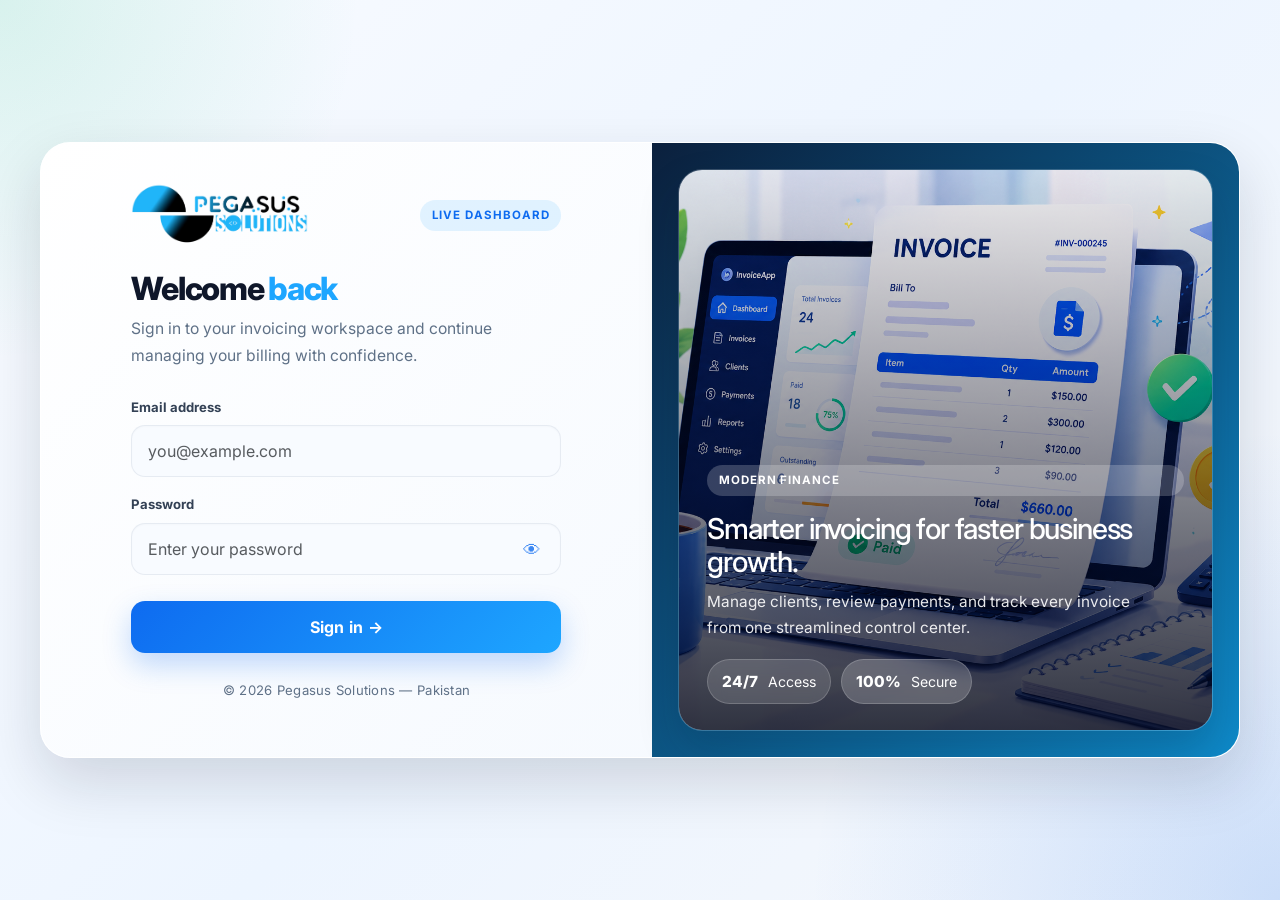
<file: frontend/index.html>
<!DOCTYPE html>
<html lang="en">
<head>
<meta charset="UTF-8">
<meta name="viewport" content="width=device-width, initial-scale=1.0">
<title>Pegasus Solutions | Secure invoicing</title>
<link rel="icon" type="image/png" href="./assets/images/favicon.png">
<link href="https://cdn.jsdelivr.net/npm/bootstrap@5.3.2/dist/css/bootstrap.min.css" rel="stylesheet">
<link href="https://fonts.googleapis.com/css2?family=Inter:wght@400;500;600;700;800&display=swap" rel="stylesheet">
<link rel="stylesheet" href="./assets/css/login.css?v=1.7">
</head>
<body>
<div class="auth-shell">
    <div class="auth-card">
        <div class="form-panel">
            <div class="form-box">
                <div class="brand-row">
                    <img class="logo" src="./assets/images/new_brand.png" alt="Pegasus Solutions logo">
                    <span class="status-badge">Live dashboard</span>
                </div>

                <h1 class="title">Welcome <span class="color">back</span></h1>
                <p class="subtitle">Sign in to your invoicing workspace and continue managing your billing with confidence.</p>

                <div class="field-group">
                    <label for="email">Email address</label>
                    <input id="email" type="email" class="form-control" placeholder="you@example.com">
                </div>

                <div class="field-group password-field">
                    <label for="password">Password</label>
                    <input id="password" type="password" class="form-control" placeholder="Enter your password">
                    <button type="button" class="eye-btn" onclick="togglePassword()" aria-label="Toggle password visibility">👁</button>
                </div>

                <button id="loginBtn" class="btn w-100">Sign in <span aria-hidden="true">→</span></button>
                <p class="brand-footer">© 2026 Pegasus Solutions — Pakistan</p>
            </div>
        </div>

        <div class="info-panel">
            <div class="info-card image-hero">
                <img src="./assets/images/index.png" alt="Invoice and finance dashboard on a laptop">
                <div class="hero-overlay">
                    <div class="eyebrow">Modern finance</div>
                    <h2>Smarter invoicing for faster business growth.</h2>
                    <p>Manage clients, review payments, and track every invoice from one streamlined control center.</p>

                    <div class="hero-actions">
                        <div class="stat-pill">
                            <strong>24/7</strong>
                            <span>Access</span>
                        </div>
                        <div class="stat-pill secondary-pill">
                            <strong>100%</strong>
                            <span>Secure</span>
                        </div>
                    </div>
                </div>
            </div>
        </div>
    </div>
</div>

<script src="https://cdn.jsdelivr.net/npm/bootstrap@5.3.2/dist/js/bootstrap.bundle.min.js"></script>
<script>
function togglePassword() {
    const input = document.getElementById("password");
    input.type = input.type === "password" ? "text" : "password";
}
</script>
<script type="module" src="./assets/js/pages/login.js?v=1.5"></script>
<div class="toast-container position-fixed bottom-0 end-0 p-3" id="toastContainer" style="z-index:1100;"></div>
</body>
</html>
</file>
<file: frontend/assets/css/login.css>
:root {
    --text: #0f172a;
    --text-muted: #5f7187;
    --accent: #1ea6ff;
    --accent-strong: #0e6bf0;
    --accent-soft: rgba(30, 166, 255, 0.12);
    --panel: rgba(255, 255, 255, 0.9);
    --panel-strong: #f6faff;
    --border: rgba(148, 163, 184, 0.18);
    --shadow: 0 24px 60px rgba(15, 23, 42, 0.15);
}

* {
    box-sizing: border-box;
}

body {
    margin: 0;
    min-height: 100vh;
    font-family: 'Inter', sans-serif;
    background:
        radial-gradient(circle at top left, rgba(16, 185, 129, 0.14), transparent 23%),
        radial-gradient(circle at bottom right, rgba(14, 107, 240, 0.18), transparent 30%),
        linear-gradient(135deg, #f9fbff 0%, #edf5ff 52%, #f5f7fb 100%);
    color: var(--text);
    display: grid;
    place-items: center;
    padding: 24px;
}

.auth-shell {
    width: 100%;
    max-width: 1200px;
}

.auth-card {
    display: grid;
    grid-template-columns: 1.02fr 0.98fr;
    background: var(--panel);
    border: 1px solid rgba(255, 255, 255, 0.8);
    border-radius: 30px;
    overflow: hidden;
    box-shadow: var(--shadow);
    backdrop-filter: blur(16px);
}

.form-panel {
    padding: 40px 36px;
    display: flex;
    align-items: center;
    justify-content: center;
    background: linear-gradient(135deg, rgba(255, 255, 255, 0.96), rgba(246, 250, 255, 0.94));
}

.form-box {
    width: 100%;
    max-width: 430px;
}

.brand-row {
    display: flex;
    align-items: center;
    justify-content: space-between;
    gap: 12px;
    margin-bottom: 24px;
}

.logo {
    height: 64px;
    max-width: 200px;
    object-fit: contain;
}

.status-badge {
    display: inline-flex;
    align-items: center;
    justify-content: center;
    padding: 7px 12px;
    border-radius: 999px;
    background: var(--accent-soft);
    color: var(--accent-strong);
    font-size: 0.72rem;
    font-weight: 700;
    letter-spacing: 0.08em;
    text-transform: uppercase;
}

.eyebrow {
    display: inline-flex;
    align-items: center;
    gap: 8px;
    padding: 7px 12px;
    border-radius: 999px;
    background: rgba(255, 255, 255, 0.2);
    color: #ffffff;
    font-size: 0.72rem;
    font-weight: 700;
    letter-spacing: 0.08em;
    text-transform: uppercase;
    margin-bottom: 16px;
}

.title {
    font-size: clamp(2rem, 2.2vw, 2.5rem);
    font-weight: 800;
    margin: 0 0 10px;
    line-height: 1.1;
    letter-spacing: -0.04em;
}

.color {
    color: var(--accent);
}

.subtitle {
    font-size: 0.98rem;
    color: var(--text-muted);
    margin: 0 0 28px;
    line-height: 1.7;
}

.field-group {
    margin-bottom: 18px;
}

.field-group label {
    display: block;
    margin-bottom: 8px;
    font-size: 0.82rem;
    font-weight: 700;
    color: #334155;
}

.form-control {
    width: 100%;
    border-radius: 14px;
    padding: 13px 16px;
    border: 1px solid var(--border);
    background: #f8fbff;
    color: var(--text);
    transition: all 0.2s ease;
    box-shadow: inset 0 1px 2px rgba(15, 23, 42, 0.02);
}

.form-control:focus {
    outline: none;
    border-color: rgba(30, 166, 255, 0.7);
    box-shadow: 0 0 0 4px rgba(30, 166, 255, 0.12);
    background: #ffffff;
}

.password-field {
    position: relative;
}

.eye-btn {
    position: absolute;
    right: 14px;
    top: 41px;
    border: none;
    background: transparent;
    cursor: pointer;
    font-size: 1.1rem;
    color: var(--accent-strong);
    opacity: 0.8;
}

#loginBtn {
    border-radius: 14px;
    padding: 14px 18px;
    margin-top: 8px;
    border: none;
    background: linear-gradient(135deg, var(--accent-strong) 0%, var(--accent) 100%);
    color: white;
    font-weight: 700;
    letter-spacing: 0.02em;
    box-shadow: 0 12px 28px rgba(14, 107, 240, 0.25);
    transition: transform 0.2s ease, box-shadow 0.2s ease;
}

#loginBtn:hover {
    color: white;
    transform: translateY(-1px);
    box-shadow: 0 14px 30px rgba(14, 107, 240, 0.3);
}

#loginBtn:active {
    transform: translateY(0);
}

.brand-footer {
    margin-top: 28px;
    text-align: center;
    color: var(--text-muted);
    font-size: 0.82rem;
    letter-spacing: 0.02em;
}

.info-panel {
    background: linear-gradient(135deg, #0b203d 0%, #0e8ac9 100%);
    padding: 26px;
    display: flex;
    align-items: stretch;
}

.info-card {
    color: white;
    border-radius: 24px;
    overflow: hidden;
    border: 1px solid rgba(255, 255, 255, 0.18);
    position: relative;
    width: 100%;
    min-height: 100%;
    box-shadow: 0 20px 40px rgba(8, 23, 43, 0.18);
}

.image-hero {
    position: relative;
    min-height: 560px;
}

.image-hero img {
    display: block;
    width: 100%;
    height: 100%;
    object-fit: cover;
    object-position: center;
    filter: saturate(1.08) contrast(1.04);
}

.hero-overlay {
    position: absolute;
    inset: 0;
    padding: 28px 28px 26px;
    display: flex;
    flex-direction: column;
    justify-content: flex-end;
    background: linear-gradient(180deg, rgba(2, 6, 23, 0.08) 0%, rgba(2, 6, 23, 0.82) 100%);
}

.hero-overlay h2 {
    font-size: clamp(1.8rem, 2vw, 2.5rem);
    margin: 0 0 10px;
    line-height: 1.15;
    letter-spacing: -0.04em;
    max-width: 440px;
}

.hero-overlay p {
    color: rgba(255,255,255,0.9);
    line-height: 1.7;
    margin: 0 0 18px;
    max-width: 440px;
    font-size: 0.96rem;
}

.hero-actions {
    display: flex;
    flex-wrap: wrap;
    gap: 10px;
}

.stat-pill {
    display: inline-flex;
    align-items: center;
    gap: 10px;
    padding: 10px 14px;
    border-radius: 999px;
    background: rgba(255, 255, 255, 0.14);
    backdrop-filter: blur(8px);
    border: 1px solid rgba(255,255,255,0.18);
    font-size: 0.88rem;
}

.stat-pill strong {
    font-size: 0.96rem;
    font-weight: 800;
}

.secondary-pill {
    background: rgba(255, 255, 255, 0.2);
}

@media (max-width: 900px) {
    .auth-card {
        grid-template-columns: 1fr;
    }

    .info-panel {
        order: -1;
        padding: 18px;
    }

    .image-hero {
        min-height: 420px;
    }

}

@media (max-width: 576px) {
    body {
        padding: 12px;
    }

    .form-panel {
        padding: 28px 20px;
    }

    .brand-row {
        align-items: flex-start;
        flex-direction: column;
        margin-bottom: 18px;
    }

    .logo {
        height: 52px;
    }

    .hero-overlay {
        padding: 20px 18px 18px;
    }

}
</file>
